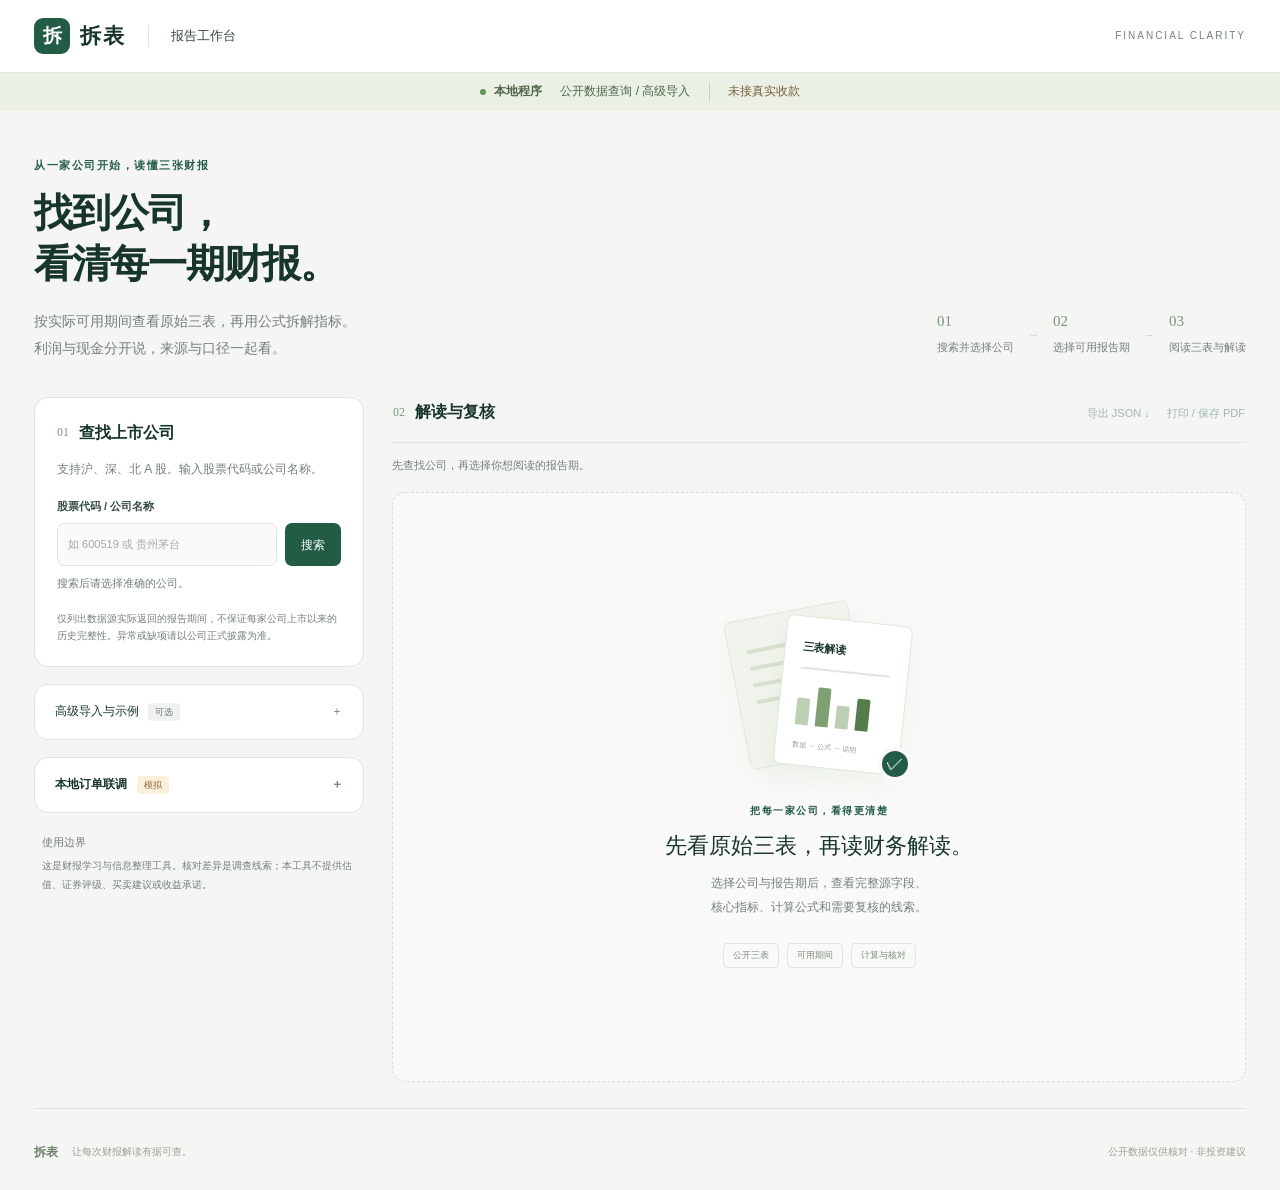
<file: static/index.html>
<!doctype html>
<html lang="zh-CN">
<head>
  <meta charset="utf-8">
  <meta name="viewport" content="width=device-width, initial-scale=1">
  <meta name="api-token" content="__API_TOKEN__">
  <meta name="description" content="拆表：搜索A股公司，选择真实可用报告期，阅读原始三表与可复核的财务解读。">
  <title>拆表 · 财报解读工作台</title>
  <link rel="stylesheet" href="/static/app.css">
  <script src="/static/app.js" defer></script>
</head>
<body>
  <nav class="nav"><div class="nav-inner"><a class="brand" href="/" aria-label="拆表首页"><span class="brand-icon">拆</span><strong>拆表</strong></a><span class="nav-divider"></span><span class="nav-title">报告工作台</span><span class="nav-note">FINANCIAL CLARITY</span></div></nav>
  <div class="prototype-bar"><span class="status-dot"></span><strong>本地程序</strong><span>公开数据查询 / 高级导入</span><span class="prototype-pay">未接真实收款</span></div>
  <main class="workspace">
    <header class="hero">
      <div><p class="eyebrow">从一家公司开始，读懂三张财报</p><h1>找到公司，<br>看清每一期财报。</h1><p class="hero-copy">按实际可用期间查看原始三表，再用公式拆解指标。<br>利润与现金分开说，来源与口径一起看。</p></div>
      <div class="hero-flow" aria-label="工作流程"><span><b>01</b> 搜索并选择公司</span><i>→</i><span><b>02</b> 选择可用报告期</span><i>→</i><span><b>03</b> 阅读三表与解读</span></div>
    </header>

    <div class="work-grid">
      <aside class="input-column">
        <section class="panel data-panel" aria-labelledby="input-title">
          <div class="panel-heading"><span class="step-number">01</span><h2 id="input-title">查找上市公司</h2></div>
          <p class="muted">支持沪、深、北 A 股。输入股票代码或公司名称。</p>
          <form id="search-form" class="search-form"><label class="field-label" for="company-query">股票代码 / 公司名称</label><div class="search-row"><input id="company-query" type="search" maxlength="80" autocomplete="off" placeholder="如 600519 或 贵州茅台"><button id="search-button" class="button primary" type="submit">搜索</button></div></form>
          <p class="helper" id="search-status" aria-live="polite">搜索后请选择准确的公司。</p>
          <div id="company-results" class="company-results" aria-label="公司搜索结果"></div>
          <div id="selected-company" class="selected-company" hidden></div>
          <button type="button" class="text-button" id="clear-company" hidden>更换公司</button>

          <div class="period-picker" id="period-picker" hidden>
            <div class="panel-heading period-heading"><span class="step-number">02</span><h2>选择报告期</h2></div>
            <p id="coverage-note" class="helper"></p>
            <div class="filter-row"><div><label class="field-label" for="year-filter">报告年度</label><select id="year-filter" disabled><option value="all">请先选择公司</option></select></div><div><label class="field-label" for="type-filter">报告类型</label><select id="type-filter" disabled><option value="all">全部类型</option></select></div></div>
            <label class="field-label" for="period-select">真实可用报告期</label><select id="period-select" disabled><option value="">尚未载入</option></select>
            <p id="period-note" class="helper"></p>
            <p class="cumulative-note">利润表、现金流量表为年初至报告期末累计；一季报、半年报、三季报均非单季数据。</p>
            <button type="button" class="button primary full" id="load-report" disabled>读取三表并生成解读 <span aria-hidden="true">→</span></button>
            <button type="button" class="text-button" id="retry-periods" hidden>重新获取可用报告期</button>
          </div>
          <p id="market-error" class="market-error" role="alert" hidden></p>
          <p class="helper market-disclaimer">仅列出数据源实际返回的报告期间，不保证每家公司上市以来的历史完整性。异常或缺项请以公司正式披露为准。</p>
        </section>

        <details class="panel advanced-panel" id="advanced-import">
          <summary><span>高级导入与示例</span><span class="pill gray">可选</span></summary>
          <div class="advanced-body">
          <p class="muted">用于导入自己的财务数据或离线体验；手工数据不会被联网核验。</p>
          <div class="import-actions"><label class="button subtle file-label" for="file-input">选择 JSON 文件</label><button class="text-button" type="button" id="template-button">下载模板 ↓</button></div>
          <input class="visually-hidden" id="file-input" type="file" accept=".json,application/json">
          <label class="field-label" for="payload-input">财报 JSON</label>
          <textarea id="payload-input" rows="10" spellcheck="false" placeholder="粘贴完整 JSON，或通过上方载入示例。&#10;支持的数据字段和口径请查看模板。"></textarea>
          <div class="input-caption"><span>仅 JSON · 最大 128 KB</span><span id="input-size">0 B</span></div>
          <button class="button dark full" type="button" id="analyze-button">解读导入数据 <span aria-hidden="true">→</span></button>
          <div class="separator"><span>离线试用</span></div>
          <button class="button subtle full" id="demo-button" type="button">载入虚构示例并生成报告</button>
          <p class="helper">示例为人工构造，不对应任何上市公司。</p>
          </div>
        </details>

        <details class="panel order-panel" id="order-panel">
          <summary><span>本地订单联调</span><span class="pill amber">模拟</span></summary>
          <div class="order-body"><p class="muted">演示一次“下单 → 模拟支付 → 报告交付”。全程不产生真实扣款。</p><div class="price"><strong>¥3.00</strong><span>/ 份 · 演示价格</span></div><p class="helper">订单绑定创建时的输入数据；之后编辑输入不会修改已创建订单。</p><div class="order-actions"><button class="button subtle full" id="order-create" type="button">1. 创建模拟订单</button><button class="button subtle full" id="order-pay" type="button" disabled>2. 确认模拟支付（无扣款）</button><button class="button subtle full" id="order-deliver" type="button" disabled>3. 获取交付报告</button></div><p class="order-status" id="order-status" aria-live="polite">尚未创建订单</p></div>
        </details>
        <div class="boundary-note"><b>使用边界</b><p>这是财报学习与信息整理工具。核对差异是调查线索；本工具不提供估值、证券评级、买卖建议或收益承诺。</p></div>
      </aside>

      <section class="output-column" aria-label="财报报告">
        <div class="report-toolbar"><div><span class="step-number">02</span><h2>解读与复核</h2></div><div class="toolbar-actions"><button class="text-button" type="button" id="download-button" disabled>导出 JSON ↓</button><button class="text-button" type="button" id="print-button" disabled>打印 / 保存 PDF</button></div></div>
        <p class="feedback" id="feedback" role="status" aria-live="polite">先查找公司，再选择你想阅读的报告期。</p>
        <p class="error-message" id="error-message" role="alert" hidden></p>

        <div class="empty-state" id="empty-state">
          <div class="empty-visual" aria-hidden="true"><div class="paper back-paper"><span></span><i></i><i></i><i></i></div><div class="paper front-paper"><b>三表解读</b><span></span><div class="mini-bars"><i></i><i></i><i></i><i></i></div><em>数据 → 公式 → 说明</em></div><div class="proof-mark">✓</div></div>
          <p class="eyebrow">把每一家公司，看得更清楚</p><h3>先看原始三表，再读财务解读。</h3><p>选择公司与报告期后，查看完整源字段、<br>核心指标、计算公式和需要复核的线索。</p><div class="empty-tags"><span>公开三表</span><span>可用期间</span><span>计算与核对</span></div>
        </div>
        <article id="raw-report" class="report raw-report" hidden></article>
        <p id="analysis-state" class="analysis-state" role="status" aria-live="polite" hidden></p>
        <article id="report" class="report" hidden></article>
      </section>
    </div>
    <footer class="footer"><strong>拆表</strong><span>让每次财报解读有据可查。</span><span>公开数据仅供核对 · 非投资建议</span></footer>
  </main>
</body>
</html>
</file>
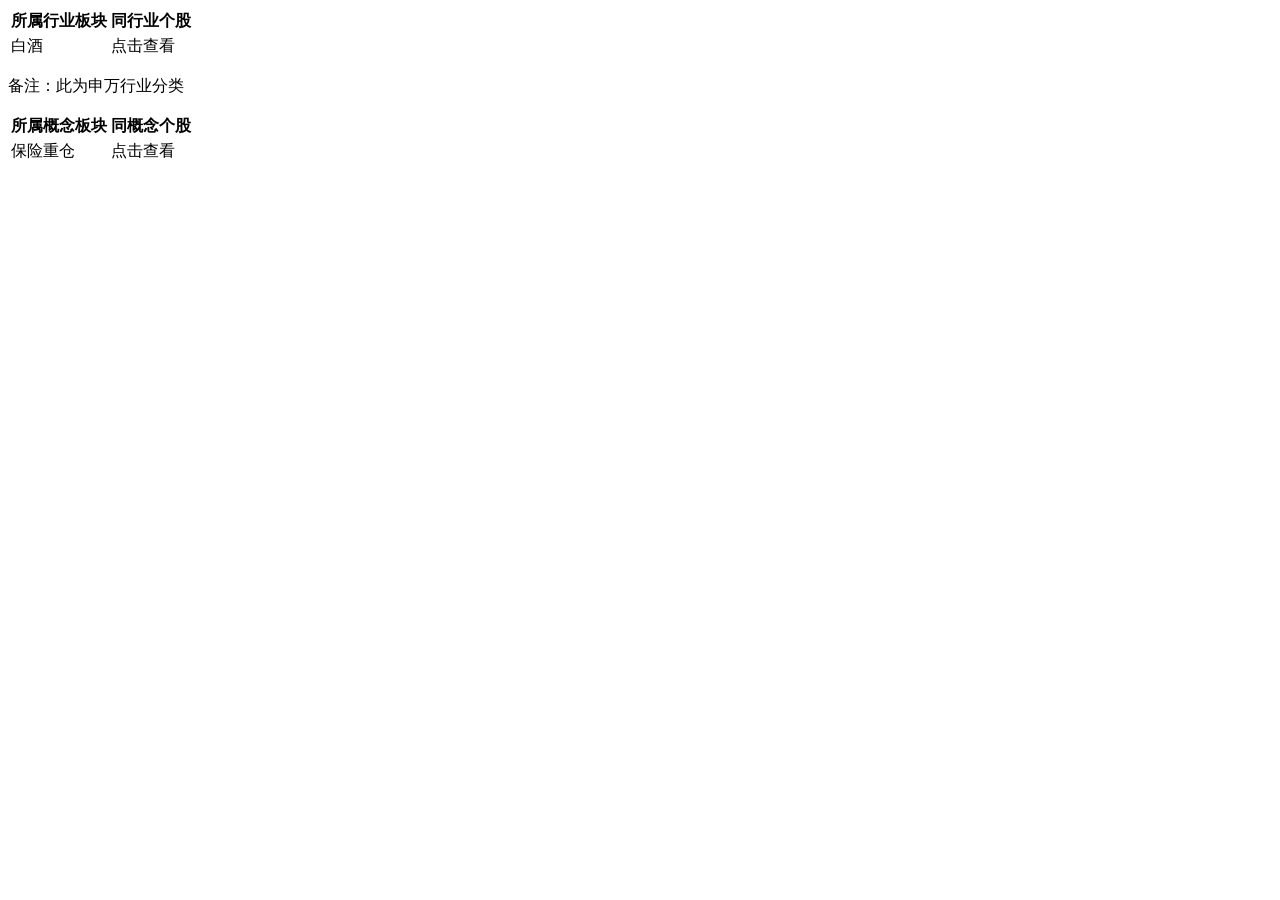
<file: tests/fixtures/market/industry_sina.html>
<!doctype html><html><head><meta charset="utf-8"><title>贵州茅台(600519)相关资料_新浪财经_新浪网</title></head><body>
<!-- 只保留真实行业及邻接概念表，防止把“保险重仓”错误识别成保险公司。 -->
<table><tr><th>所属行业板块</th><th>同行业个股</th></tr><tr><td>白酒</td><td><a>点击查看</a></td></tr></table>
<p>备注：此为申万行业分类</p>
<table><tr><th>所属概念板块</th><th>同概念个股</th></tr><tr><td>保险重仓</td><td>点击查看</td></tr></table>
</body></html>
</file>
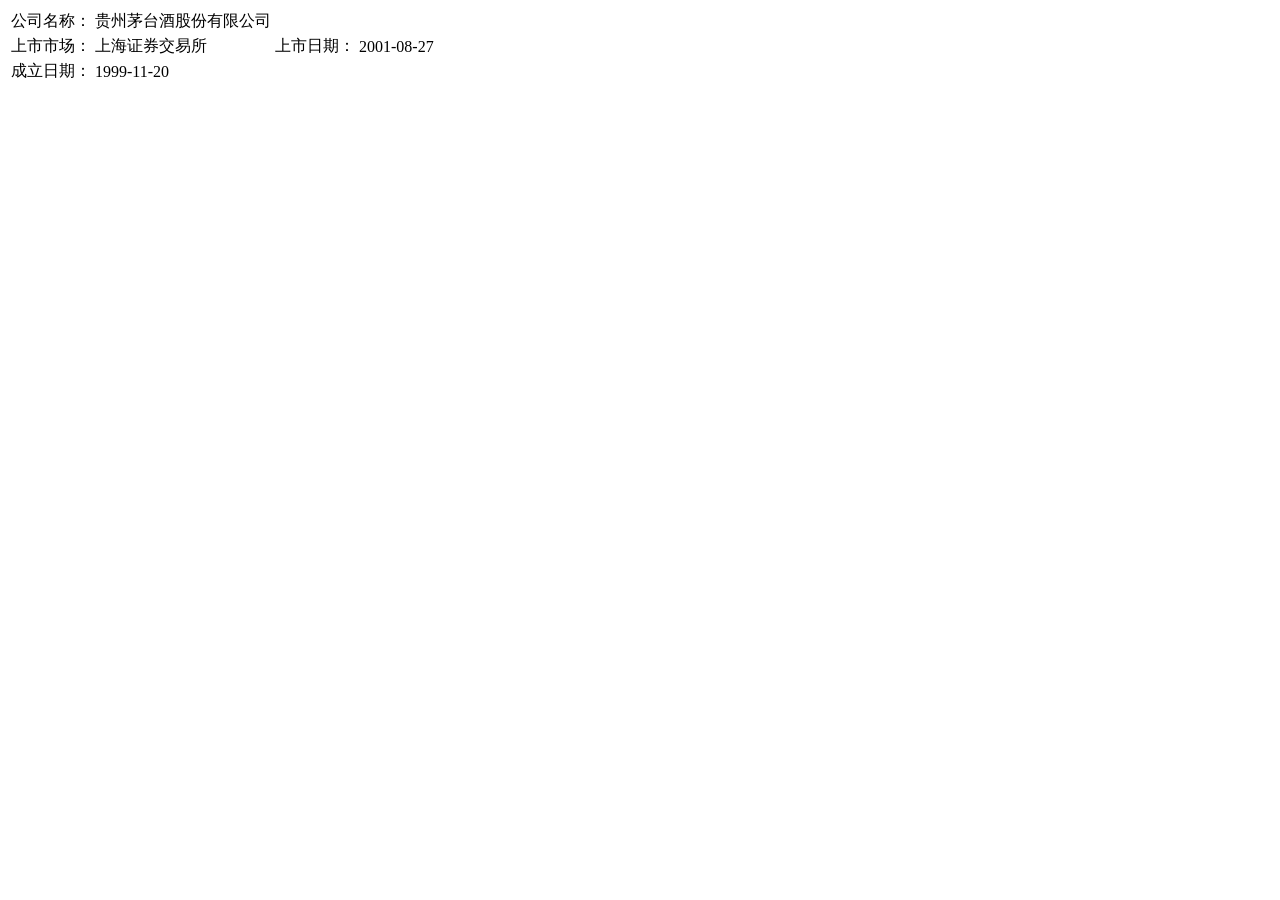
<file: tests/fixtures/market/profile_sina.html>
<!doctype html><html><head><meta charset="utf-8"><title>贵州茅台(600519)公司资料_新浪财经_新浪网</title></head><body>
<!-- 2026-10-22公开页面相关表格投影：不包含脚本、追踪、联络人和登录表单。 -->
<table><tr><td>公司名称：</td><td>贵州茅台酒股份有限公司</td></tr>
<tr><td>上市市场：</td><td>上海证券交易所</td><td>上市日期：</td><td><a>2001-08-27</a></td></tr>
<tr><td>成立日期：</td><td>1999-11-20</td></tr></table></body></html>
</file>
<file: static/app.css>
:root{--bg:#f5f6f3;--paper:#fff;--ink:#18352d;--text:#344b42;--muted:#738079;--line:#dfe5df;--green:#235c44;--mint:#eaf1e8;--amber:#91632d;--amber-bg:#faf0dc;--red:#a63832;--red-bg:#fff0eb;--radius:14px}
*{box-sizing:border-box}body{margin:0;background:var(--bg);color:var(--text);font:14px/1.65 -apple-system,BlinkMacSystemFont,"Segoe UI","Microsoft YaHei",sans-serif}button,textarea,input{font:inherit}button,a,label{touch-action:manipulation}button{cursor:pointer}button:disabled{opacity:.4;cursor:not-allowed}button:focus-visible,a:focus-visible,summary:focus-visible,textarea:focus-visible,label:focus-within{outline:3px solid #91b99b;outline-offset:3px}a{color:var(--green)}[hidden]{display:none!important}.nav{background:var(--paper);border-bottom:1px solid var(--line)}.nav-inner{max-width:1280px;margin:auto;padding:18px 34px;display:flex;align-items:center;gap:22px}.brand{display:flex;align-items:center;gap:10px;text-decoration:none;color:var(--ink);font-size:21px;letter-spacing:2px}.brand-icon{background:var(--green);color:#fff;border-radius:9px;font-size:19px;font-weight:600;width:36px;height:36px;text-align:center;line-height:36px;letter-spacing:0}.nav-divider{height:22px;width:1px;background:var(--line)}.nav-title{font-size:13px}.nav-note{margin-left:auto;font-size:10px;letter-spacing:2px;color:var(--muted)}.prototype-bar{display:flex;gap:18px;align-items:center;justify-content:center;background:#eaf0e5;padding:9px 20px;font-size:12px;color:#4f6547}.status-dot{width:6px;height:6px;background:#659455;border-radius:100%;margin-right:-10px}.prototype-pay{padding-left:18px;border-left:1px solid #c7d4c0;color:#7a6037}.workspace{max-width:1280px;margin:auto;padding:0 34px}.hero{display:flex;justify-content:space-between;align-items:end;gap:24px;padding:45px 0 35px}.eyebrow{font-size:11px;font-weight:600;letter-spacing:1.5px;color:var(--green);margin:0 0 14px}h1{font-size:39px;line-height:1.3;letter-spacing:-1px;font-weight:650;margin:0;color:var(--ink)}.hero-copy{font-size:14px;color:var(--muted);margin:19px 0 0;line-height:1.9}.hero-flow{display:flex;align-items:center;gap:14px;margin-bottom:5px;font-size:11px;white-space:nowrap;color:var(--muted)}.hero-flow span{display:flex;flex-direction:column;gap:8px}.hero-flow b{font:15px Georgia,serif;color:#7b947c}.hero-flow i{font-style:normal;color:#bbc7b9}.work-grid{display:grid;grid-template-columns:330px minmax(0,1fr);gap:28px;align-items:start}.input-column{display:grid;gap:17px}.panel{background:var(--paper);border:1px solid var(--line);border-radius:var(--radius)}.data-panel{padding:22px}.panel-heading,.report-toolbar>div:first-child{display:flex;gap:10px;align-items:center}.step-number{font:12px Georgia,serif;color:#7b947c}.panel h2,.report-toolbar h2{font-size:16px;color:var(--ink);font-weight:600;margin:0}.muted{color:var(--muted);font-size:12px;line-height:1.8;margin:13px 0 17px}.button{display:inline-flex;align-items:center;justify-content:center;gap:16px;border:1px solid transparent;padding:11px 13px;border-radius:7px;font-weight:550;font-size:12px;line-height:1.5;text-decoration:none;transition:background .15s,box-shadow .15s}.button:not(:disabled):hover{box-shadow:0 3px 10px #173b2814}.button.primary{background:var(--green);color:#fff}.button.primary:hover{background:#184c36}.button.dark{background:#253b32;color:#fff}.button.subtle{background:#f8faf7;border-color:var(--line);color:var(--text)}.button.full{width:100%}.helper{font-size:10.5px;line-height:1.7;color:var(--muted);margin:9px 0 0}.separator{display:flex;align-items:center;gap:12px;color:#9aa49d;font-size:10px;margin:19px 0}.separator:before,.separator:after{content:"";height:1px;background:var(--line);flex:1}.import-actions{display:flex;align-items:center;justify-content:space-between;gap:10px;margin-bottom:18px}.file-label{cursor:pointer;padding:8px 11px;font-size:11px}.text-button{border:0;background:none;color:var(--green);padding:6px 0;font-size:11px;white-space:nowrap}.text-button:hover{color:#143b28;text-decoration:underline}.field-label{display:block;font-size:11px;font-weight:600;color:var(--text);margin-bottom:7px}textarea{width:100%;min-height:165px;max-height:420px;resize:vertical;background:#fafbf9;border:1px solid var(--line);border-radius:7px;padding:12px;font:11px/1.65 Consolas,"Microsoft YaHei",monospace;color:var(--text)}textarea::placeholder{color:#a0aaa3}.input-caption{display:flex;justify-content:space-between;color:#8b978e;font-size:10px;margin:4px 0 17px}.visually-hidden{position:absolute;width:1px;height:1px;padding:0;margin:-1px;overflow:hidden;clip:rect(0,0,0,0);white-space:nowrap;border:0}.order-panel{padding:17px 20px}.order-panel summary{display:flex;align-items:center;gap:10px;cursor:pointer;list-style:none;font-size:12px;font-weight:600;color:var(--ink)}.order-panel summary:after{content:"＋";margin-left:auto;color:var(--muted)}.order-panel[open] summary:after{content:"−"}.pill{display:inline-block;font-size:9px;line-height:1.6;padding:2px 7px;border-radius:4px;white-space:nowrap;font-weight:500}.pill.amber{background:var(--amber-bg);color:var(--amber)}.pill.green{background:var(--mint);color:var(--green)}.pill.gray{background:#f0f2ef;color:#68776c}.order-body .muted{margin:14px 0}.price{display:flex;align-items:baseline;gap:8px}.price strong{font:26px Georgia,serif;color:var(--ink)}.price span{font-size:10px;color:var(--muted)}.order-actions{display:grid;gap:8px;margin-top:16px}.order-status{color:var(--muted);font-size:10px;word-break:break-all;margin:12px 0 0}.boundary-note{padding:2px 8px;color:var(--muted);font-size:10px;line-height:1.85}.boundary-note b{font-size:11px;font-weight:550}.boundary-note p{margin:5px 0 0}.output-column{min-width:0}.report-toolbar{display:flex;align-items:center;justify-content:space-between;gap:12px;padding:1px 1px 14px;border-bottom:1px solid var(--line)}.toolbar-actions{display:flex;gap:17px}.feedback{font-size:11px;color:var(--muted);min-height:18px;margin:13px 0 18px}.feedback.busy{color:var(--green)}.error-message{padding:13px 16px;background:var(--red-bg);border:1px solid #ebcfc2;border-radius:8px;color:var(--red);font-size:12px;white-space:pre-wrap;word-break:break-word}.empty-state{min-height:590px;border:1px dashed #d7ded5;border-radius:var(--radius);background:#f9faf7;display:flex;align-items:center;justify-content:center;flex-direction:column;text-align:center;padding:30px}.empty-state .eyebrow{margin:15px 0 9px;font-size:10px}.empty-state h3{font-size:22px;color:var(--ink);font-weight:550;margin:0 0 8px}.empty-state>p:not(.eyebrow){font-size:12px;line-height:1.95;color:var(--muted);margin:0}.empty-tags{display:flex;gap:8px;margin-top:24px}.empty-tags span{font-size:9px;border:1px solid var(--line);border-radius:4px;padding:4px 9px;color:#7b8c7d}.empty-visual{position:relative;width:210px;height:164px;margin:0 0 18px}.paper{position:absolute;width:126px;height:150px;background:#fff;border:1px solid #dfe7da;border-radius:7px;box-shadow:0 10px 30px #2045240a;text-align:left;padding:17px}.back-paper{transform:rotate(-11deg);left:22px;top:4px;background:#f0f4ec}.back-paper span,.back-paper i{display:block;height:4px;border-radius:2px;background:#d6e1d0;margin:13px 0}.back-paper span{width:40px}.front-paper{left:66px;top:14px;transform:rotate(6deg)}.front-paper b{font-size:11px;font-weight:600;color:var(--ink)}.front-paper>span{display:block;height:2px;background:var(--line);margin:10px 0}.front-paper em{font-size:7px;color:#91a18c;font-style:normal;white-space:nowrap}.mini-bars{display:flex;align-items:flex-end;gap:7px;height:46px;margin-bottom:6px}.mini-bars i{background:#bdd0b5;width:13px;border-radius:2px 2px 0 0;height:60%}.mini-bars i:nth-child(2){height:85%;background:#80a073}.mini-bars i:nth-child(3){height:50%}.mini-bars i:nth-child(4){height:70%;background:#557d4c}.proof-mark{position:absolute;bottom:-11px;right:12px;width:34px;height:34px;border-radius:50%;background:var(--green);color:#fff;border:4px solid #f9faf7;font-size:18px;line-height:25px}.report{display:grid;gap:17px}.report-cover{background:#234d3c;color:#fff;border-radius:var(--radius);padding:27px 29px}.report-cover .eyebrow{color:#adc5aa;font-size:9px;margin-bottom:12px}.report-cover h2{font-size:25px;line-height:1.5;font-weight:550;margin:0 0 9px;overflow-wrap:anywhere}.report-cover p{font-size:11px;color:#c7d7ca;margin:9px 0 0;white-space:pre-wrap}.cover-labels{display:flex;flex-wrap:wrap;gap:7px}.cover-labels .pill{background:#ffffff15;color:#d8e6d6}.report-section{padding:23px 25px;background:var(--paper);border:1px solid var(--line);border-radius:var(--radius);min-width:0}.section-heading{display:flex;align-items:baseline;gap:12px;margin-bottom:15px}.section-heading h3{font-size:15px;font-weight:600;color:var(--ink);margin:0}.section-heading span{font-size:10px;color:var(--muted)}.metric-grid{display:grid;grid-template-columns:repeat(3,minmax(0,1fr));gap:10px}.metric-card{padding:16px 14px;background:#f8faf6;border:1px solid #e5ebe2;border-radius:9px;min-width:0}.metric-label{font-size:10px;color:#72816f;margin:0 0 9px}.metric-value{font:26px/1.3 Georgia,"Microsoft YaHei",serif;color:var(--ink);margin:0 0 9px;overflow-wrap:anywhere}.metric-explanation{font-size:10px;color:var(--muted);line-height:1.8;margin:0}.metric-card details{font-size:9px;margin-top:10px;color:#6b7d68}.metric-card summary{cursor:pointer}.formula{white-space:pre-wrap;overflow-wrap:anywhere;font-size:10px;color:#536b4d;line-height:1.75;margin:8px 0 0}.report-section>p{font-size:12px;line-height:1.9;margin:10px 0;color:#52634f;white-space:pre-wrap;overflow-wrap:anywhere}.warning-list{margin:0;padding-left:17px;font-size:11px;line-height:1.9;color:#8d6b36}.warning-list li+li{margin-top:5px}.warning-section{background:#fffaf0;border-color:#eadfcb}.checks-summary{display:flex;gap:8px;flex-wrap:wrap;margin-bottom:15px}.table-scroll{overflow-x:auto}table{width:100%;border-collapse:collapse;text-align:left;font-size:11px}th{font-size:10px;font-weight:500;color:#82907d;padding:10px;border-bottom:1px solid var(--line);white-space:nowrap}td{padding:13px 10px;border-bottom:1px solid #edf0ea;vertical-align:top;overflow-wrap:anywhere;min-width:85px}tr:last-child td{border-bottom:0}.check-detail{font-size:10px;color:#82907d;line-height:1.8;margin-top:5px;white-space:pre-wrap}.source-block{font-size:11px;line-height:1.9;white-space:pre-wrap;word-break:break-word;color:#72816c}.source-block a{overflow-wrap:anywhere}.report-disclaimer{padding:0 5px;font-size:10px;line-height:1.8;color:#889381;white-space:pre-wrap}.footer{display:flex;align-items:center;gap:14px;padding:34px 0 27px;margin-top:26px;border-top:1px solid var(--line);font-size:10px;color:#9aa292}.footer strong{color:#6d8068;font-size:12px}.footer span:last-child{margin-left:auto}
.statement-table{margin-top:15px}.statement-table th:last-child,.statement-table td:last-child{text-align:right;font-variant-numeric:tabular-nums;white-space:nowrap}.statement-table td:first-child{color:#60745a}.statement-table tbody tr:nth-child(odd){background:#fafbf8}
.search-form{margin-top:17px}.search-row{display:flex;gap:8px}.search-row input{width:100%;min-width:0;border:1px solid var(--line);border-radius:7px;background:#fafbf9;padding:11px 10px;font-size:12px;color:var(--ink)}.search-row input::placeholder{color:#a0aaa3;font-size:11px}.search-row .button{padding:10px 15px;flex:none}.company-results{display:grid;gap:7px;margin-top:13px;max-height:268px;overflow:auto}.company-results:empty{display:none}.company-option{display:flex;align-items:center;justify-content:space-between;gap:9px;text-align:left;width:100%;background:#fafbf8;border:1px solid var(--line);border-radius:7px;padding:11px 10px;color:var(--text)}.company-option:hover{background:var(--mint);border-color:#b8cdb4}.company-option strong{font-size:12px;font-weight:550}.company-option span{font-size:10px;color:var(--muted);white-space:nowrap}.selected-company{display:grid;gap:5px;margin-top:17px;padding:13px 14px;background:var(--mint);border:1px solid #d8e5d4;border-radius:8px}.selected-company strong{font-size:15px;color:var(--ink);font-weight:600}.selected-company span{font-size:10px;color:#71836b}.period-picker{padding-top:19px;margin-top:10px;border-top:1px solid var(--line)}.period-heading{margin-bottom:10px}.filter-row{display:grid;grid-template-columns:1fr 1.15fr;gap:9px;margin:17px 0 13px}select{width:100%;max-width:100%;min-width:0;padding:10px 9px;background:#fff;border:1px solid var(--line);border-radius:7px;font:11px/1.5 inherit;color:var(--text)}select:disabled{background:#f5f7f3;color:#a0aaa0}select:focus-visible,input:focus-visible{outline:3px solid #91b99b;outline-offset:2px}.cumulative-note{font-size:10px;line-height:1.8;color:#8b744f;border-left:2px solid #dac99c;padding-left:9px;margin:13px 0 17px}.market-error{font-size:11px;color:var(--red);background:var(--red-bg);padding:10px 12px;line-height:1.8;border-radius:7px;white-space:pre-wrap;overflow-wrap:anywhere}.market-disclaimer{margin-top:17px;font-size:10px}.advanced-panel{padding:17px 20px}.advanced-panel>summary{display:flex;align-items:center;gap:9px;cursor:pointer;font-size:12px;color:var(--ink);list-style:none}.advanced-panel>summary:after{content:"＋";margin-left:auto;color:var(--muted)}.advanced-panel[open]>summary:after{content:"−"}.advanced-body{padding-top:1px}.advanced-body .muted{font-size:11px}.advanced-body .import-actions{margin-top:17px}.advanced-body textarea{min-height:180px}.raw-report{margin-bottom:17px}.raw-statement{border:1px solid var(--line);border-radius:8px;margin-top:11px;overflow:hidden}.raw-statement>summary{cursor:pointer;list-style:none;display:flex;align-items:center;gap:12px;padding:13px 14px;background:#f8faf6}.raw-statement>summary strong{font-size:12px;font-weight:550;color:var(--ink)}.raw-statement>summary span{font-size:10px;color:var(--muted);margin-left:auto}.raw-statement>summary:after{content:"＋";color:var(--muted)}.raw-statement[open]>summary:after{content:"−"}.raw-table-scroll{max-height:430px;overflow:auto;padding:0 10px;overscroll-behavior:contain}.raw-table-scroll .statement-table{margin-top:0}.raw-table-scroll thead{position:sticky;top:0;background:#fff}.analysis-state{background:var(--amber-bg);border:1px solid #ebddbf;border-radius:9px;padding:14px 17px;font-size:12px;color:var(--amber);line-height:1.9;margin:0 0 17px;overflow-wrap:anywhere}
@media(min-width:1400px){.workspace,.nav-inner{max-width:1320px}.work-grid{grid-template-columns:350px minmax(0,1fr)}}
@media(max-width:1000px){.hero-flow{display:none}.work-grid{grid-template-columns:300px minmax(0,1fr);gap:20px}.metric-grid{grid-template-columns:repeat(2,minmax(0,1fr))}.workspace{padding:0 24px}.nav-inner{padding:16px 24px}.toolbar-actions{gap:12px}.text-button{font-size:10px}}
@media(max-width:760px){.nav-inner{padding:13px 20px;gap:15px}.nav-note{display:none}.prototype-bar{gap:12px;font-size:10px;padding:8px 10px}.prototype-pay{padding-left:12px}.workspace{padding:0 17px}.hero{padding:29px 2px 27px}h1{font-size:32px}.hero-copy{font-size:12px;line-height:1.9;margin-top:15px}.hero-copy br{display:none}.eyebrow{font-size:10px;margin-bottom:11px}.work-grid{grid-template-columns:1fr;gap:28px}.input-column{gap:13px}.data-panel{padding:20px}.data-panel .muted{margin:9px 0 15px}.empty-state{min-height:420px;padding:25px 15px}.empty-state h3{font-size:20px}.report-section{padding:20px 17px}.report-cover{padding:23px 20px}.report-cover h2{font-size:22px}.metric-grid{gap:8px}.metric-card{padding:13px 11px}.metric-value{font-size:25px}.toolbar-actions{gap:14px}.report-toolbar h2{font-size:15px}.footer{padding:25px 0;margin-top:20px;gap:10px;flex-wrap:wrap}.footer span:last-child{margin-left:0}.boundary-note{display:none}.section-heading{gap:9px}.section-heading span{font-size:9px}.order-panel{padding:15px 20px}}
@page{size:A4;margin:14mm 13mm 16mm}
select{font-family:inherit;font-size:11px;line-height:1.5}
.source-summary{display:grid;gap:7px;margin:0 0 12px;font-size:11px}.source-summary>div{display:grid;grid-template-columns:90px minmax(0,1fr);gap:10px}.source-summary dt{color:var(--muted)}.source-summary dd{margin:0;color:var(--text);overflow-wrap:anywhere}.report-section>p.source-version-note{font-size:10.5px;line-height:1.8;color:#8b744d;margin:11px 0}.source-links{display:flex;flex-wrap:wrap;gap:7px 18px;margin:12px 0 4px}.source-link{font-size:11px;color:var(--green);text-underline-offset:3px}.provenance-details{margin-top:15px;padding-top:12px;border-top:1px solid var(--line)}.provenance-details>summary{font-size:11px;color:var(--green);cursor:pointer}.provenance-content{margin-top:12px;max-height:480px;overflow:auto}.provenance-content .source-block{font-size:10px}
@media print{
  body{background:#fff;font-size:10pt}
  .nav,.hero,.input-column,.report-toolbar,.feedback,.error-message,.footer,.empty-state{display:none!important}
  .workspace{padding:0;max-width:none}
  .prototype-bar{font-size:8pt;background:#fff;border-bottom:1px solid #ddd;margin-bottom:12px;color:#333}
  .work-grid,.report{display:block}
  .report-cover{background:#fff;color:#111;border:1px solid #bbb;margin-bottom:12px;padding:15px;break-inside:avoid}
  .report-cover p,.report-cover .eyebrow{color:#444}
  .cover-labels .pill{color:#333;border:1px solid #ccc}
  .report-section{margin-bottom:12px;padding:14px;break-inside:avoid-page;box-decoration-break:clone}
  .report-section:has(.metric-grid),.report-section:has(table){break-inside:auto;page-break-inside:auto}
  .metric-grid{grid-template-columns:repeat(3,minmax(0,1fr));gap:9px;break-inside:auto;page-break-inside:auto;align-items:start}
  .metric-card{background:#fff;padding:12px;break-inside:avoid-page;page-break-inside:avoid}
  .metric-label{font-size:8.5pt}.metric-value{font-size:19pt}.metric-explanation{font-size:8pt;line-height:1.6}
  .metric-card details{display:block;break-inside:avoid-page}
  .metric-card details>summary{display:none}.metric-card details>*{display:block}
  .formula{font-size:8pt;line-height:1.55;white-space:pre-wrap;overflow-wrap:anywhere}
  a{color:#333;text-decoration:none}.table-scroll{overflow:visible}
  table{font-size:8.5pt;break-inside:auto}thead{display:table-header-group}
  tr{break-inside:avoid-page;page-break-inside:avoid}td{min-width:0;padding:9px 8px}th{padding:8px;font-size:8pt}
  .report-disclaimer{color:#555;font-size:8pt}.pill{border:1px solid #ccc}
  .report-section>p{color:#333;font-size:9pt;line-height:1.7;orphans:3;widows:3}
  .section-heading,h2,h3{break-after:avoid-page;page-break-after:avoid}
  .source-block{font-size:8.5pt}
  .raw-table-scroll{max-height:none;overflow:visible;padding:0}.raw-table-scroll thead{position:static}
  .raw-statement{break-inside:auto;overflow:visible}.raw-statement>summary{break-after:avoid-page;background:#fff;padding:9px 4px}
  .raw-statement>summary:after{display:none}.raw-report{margin-bottom:12px}.analysis-state{font-size:9pt}
  .provenance-content{max-height:none;overflow:visible}.source-version-note{font-size:8pt}.source-summary{font-size:8.5pt}
}
</file>
